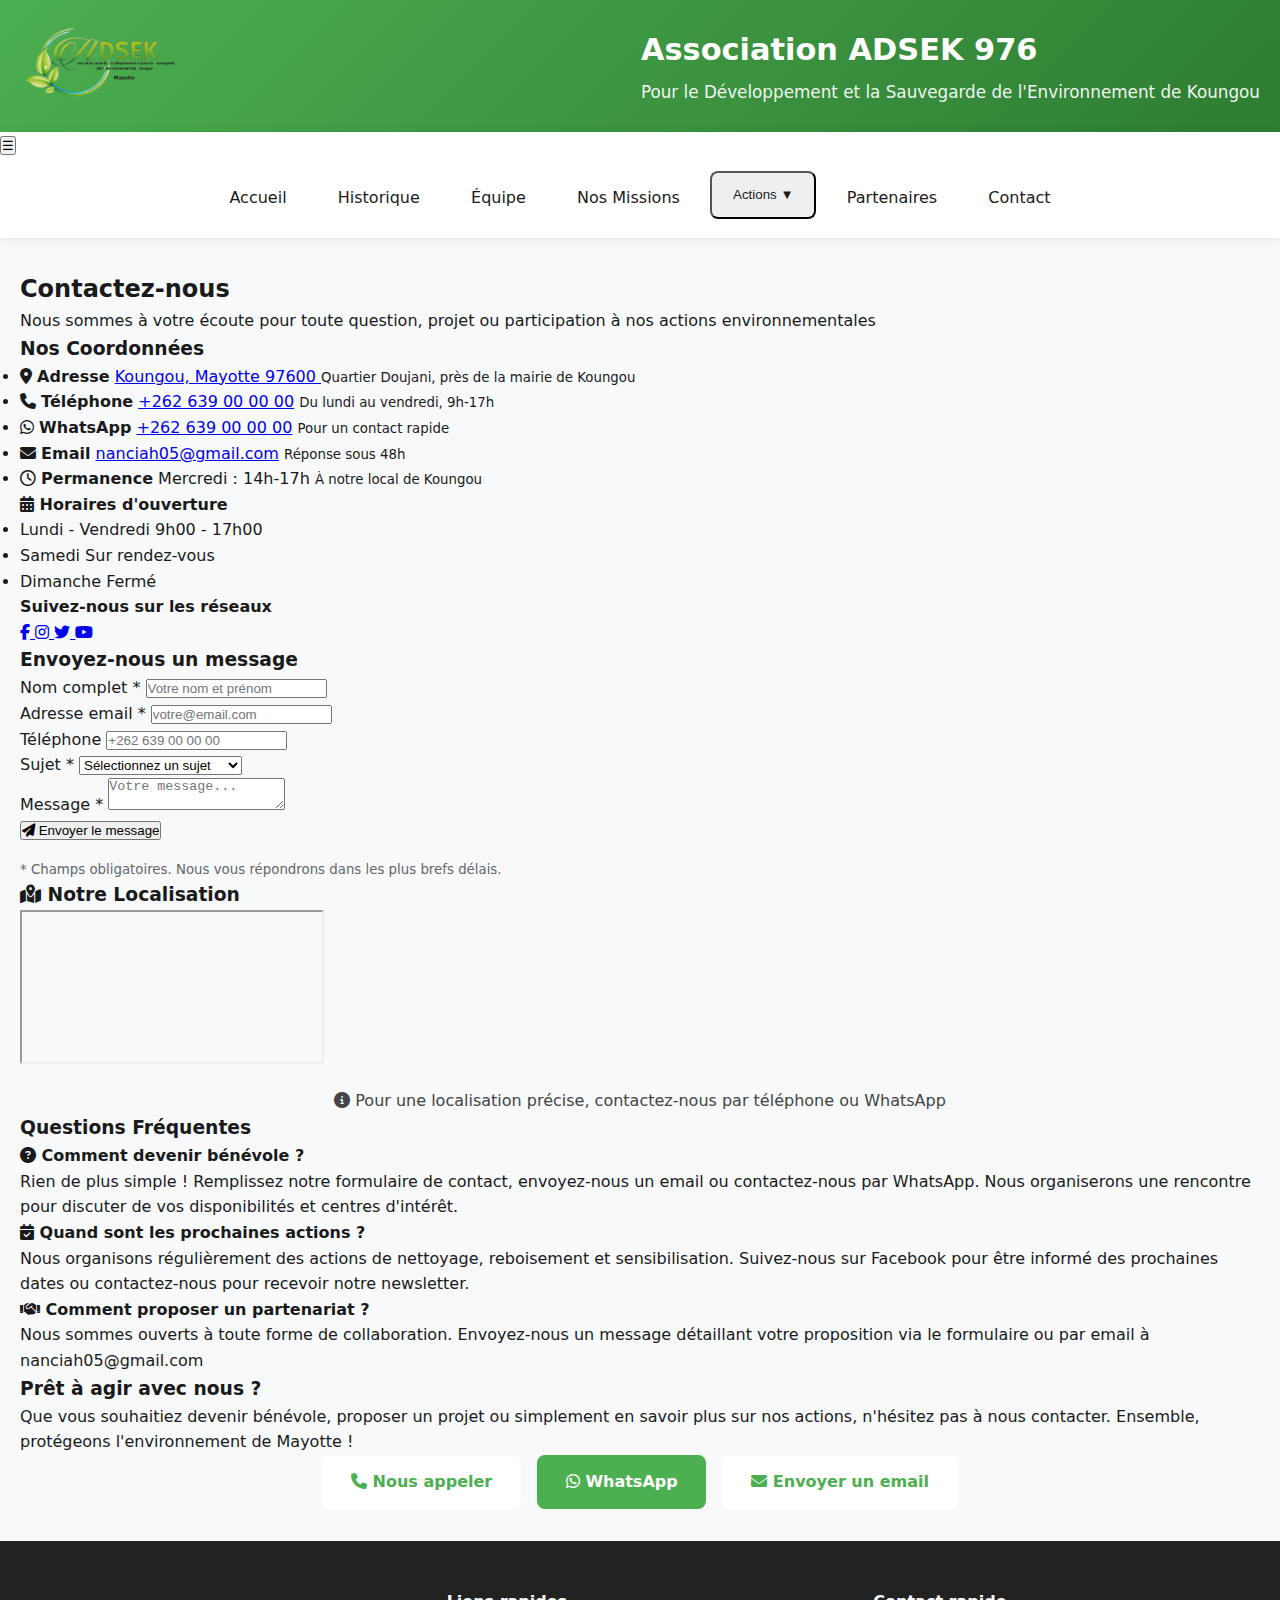
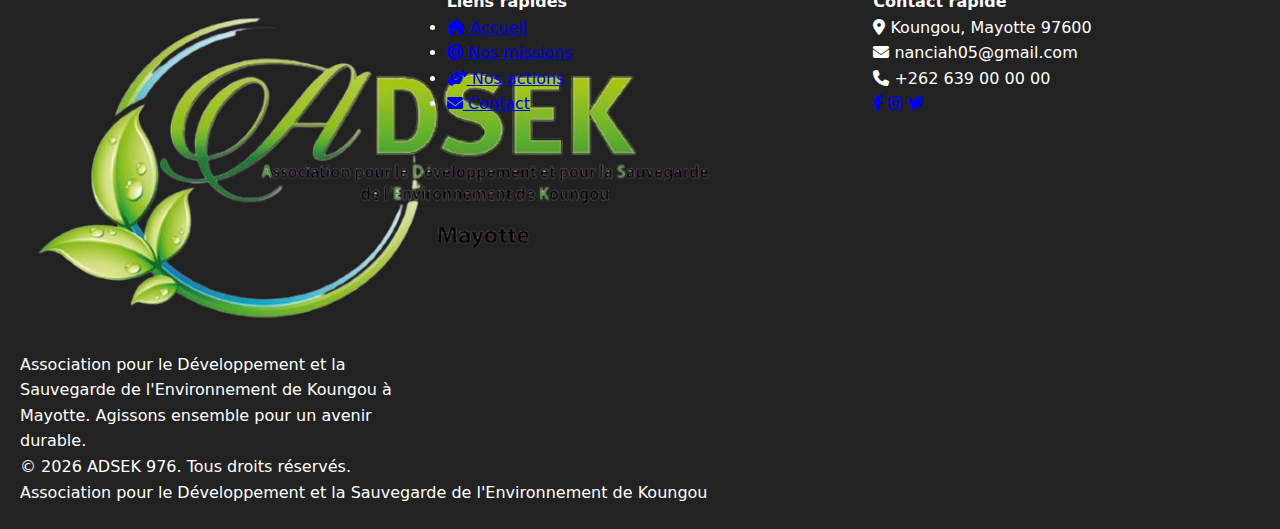
<file: contact.html>
<!DOCTYPE html>
<html lang="fr">
<head>
    <meta charset="UTF-8">
    <meta name="viewport" content="width=device-width, initial-scale=1.0">
    <title>Contact - ADSEK 976 | Nous contacter pour l'environnement à Mayotte</title>
    <meta name="description" content="Contactez l'ADSEK 976 pour toute question, projet ou participation à nos actions environnementales à Koungou, Mayotte">
    <link rel="stylesheet" href="style.css">
    <link rel="stylesheet" href="https://cdnjs.cloudflare.com/ajax/libs/font-awesome/6.5.0/css/all.min.css">
   
</head>
<body>
    <!-- En-tête -->
    <header>
        <div class="header-content">
            <div class="logo-container">
                <img src="logo.png.png" alt="Logo ADSEK 976">
            </div>
            <div class="header-text">
                <h1>Association ADSEK 976</h1>
                <p>Pour le Développement et la Sauvegarde de l'Environnement de Koungou</p>
            </div>
        </div>
    </header>
    
    <!-- Navigation -->
   <nav>
    <div class="nav-container">
        <button class="hamburger" aria-label="Ouvrir le menu">☰</button>
        <ul>
            <li><a href="index.html">Accueil</a></li>
            <li><a href="historique.html">Historique</a></li>
            <li><a href="equipe.html">Équipe</a></li>
            <li><a href="missions.html">Nos Missions</a></li>
            <li class="dropdown">
                <button class="dropbtn">Actions ▼</button>
                <div class="dropdown-content">
                    <a href="actions.html">Toutes les Actions</a>
                    <a href="reboisement.html">Reboisement</a>
                    <a href="sensibilisation.html">Sensibilisation</a>
                    <a href="nettoyage.html">Nettoyage</a>
                </div>
            </li>
            <li><a href="partenaires.html">Partenaires</a></li>
            <li><a href="contact.html">Contact</a></li>
        </ul>
    </div>
</nav>
    
    <main>
        <!-- Section introduction -->
        <section>
            <div class="page-header">
                <h2>Contactez-nous</h2>
                <p>Nous sommes à votre écoute pour toute question, projet ou participation à nos actions environnementales</p>
            </div>
        </section>

        <!-- Conteneur principal contact + formulaire -->
        <section class="contact-container">
            <!-- Informations de contact -->
            <div class="contact-info">
                <h3>Nos Coordonnées</h3>
                
                <ul class="contact-list">
                    <li>
                        <i class="fas fa-map-marker-alt"></i>
                        <strong>Adresse</strong>
                        <a href="https://www.google.com/maps/search/?api=1&query=Koungou,+Mayotte" target="_blank">
                            Koungou, Mayotte 97600
                        </a>
                        <small>Quartier Doujani, près de la mairie de Koungou</small>
                    </li>
                    
                    <li>
                        <i class="fas fa-phone"></i>
                        <strong>Téléphone</strong>
                        <a href="tel:+262639000000">+262 639 00 00 00</a>
                        <small>Du lundi au vendredi, 9h-17h</small>
                    </li>
                    
                    <li>
                        <i class="fab fa-whatsapp"></i>
                        <strong>WhatsApp</strong>
                        <a href="https://wa.me/262639000000" target="_blank">+262 639 00 00 00</a>
                        <small>Pour un contact rapide</small>
                    </li>
                    
                    <li>
                        <i class="fas fa-envelope"></i>
                        <strong>Email</strong>
                        <a href="mailto:nanciah05@gmail.com">nanciah05@gmail.com</a>
                        <small>Réponse sous 48h</small>
                    </li>
                    
                    <li>
                        <i class="far fa-clock"></i>
                        <strong>Permanence</strong>
                        <span>Mercredi : 14h-17h</span>
                        <small>À notre local de Koungou</small>
                    </li>
                </ul>

                <!-- Horaires d'ouverture -->
                <div class="opening-hours">
                    <h4><i class="fas fa-calendar-alt"></i> Horaires d'ouverture</h4>
                    <ul>
                        <li><span>Lundi - Vendredi</span> <span>9h00 - 17h00</span></li>
                        <li><span>Samedi</span> <span>Sur rendez-vous</span></li>
                        <li><span>Dimanche</span> <span>Fermé</span></li>
                    </ul>
                </div>

                <!-- Réseaux sociaux -->
                <div class="social-contact">
                    <h4>Suivez-nous sur les réseaux</h4>
                    <div class="social-icons-large">
                        <a href="https://www.facebook.com/ADSEK976" target="_blank" aria-label="Facebook ADSEK 976">
                            <i class="fab fa-facebook-f"></i>
                        </a>
                        <a href="#" target="_blank" aria-label="Instagram ADSEK 976">
                            <i class="fab fa-instagram"></i>
                        </a>
                        <a href="#" target="_blank" aria-label="Twitter ADSEK 976">
                            <i class="fab fa-twitter"></i>
                        </a>
                        <a href="https://www.youtube.com" target="_blank" aria-label="YouTube ADSEK 976">
                            <i class="fab fa-youtube"></i>
                        </a>
                    </div>
                </div>
            </div>

            <!-- Formulaire de contact -->
            <div class="contact-form-section">
                <h3>Envoyez-nous un message</h3>
                
                <form id="contact-form" method="POST">
                    <div class="form-group">
                        <label for="name">Nom complet *</label>
                        <input type="text" id="name" name="name" required placeholder="Votre nom et prénom">
                    </div>
                    
                    <div class="form-group">
                        <label for="email">Adresse email *</label>
                        <input type="email" id="email" name="email" required placeholder="votre@email.com">
                    </div>
                    
                    <div class="form-group">
                        <label for="phone">Téléphone</label>
                        <input type="tel" id="phone" name="phone" placeholder="+262 639 00 00 00">
                    </div>
                    
                    <div class="form-group">
                        <label for="subject">Sujet *</label>
                        <select id="subject" name="subject" required>
                            <option value="">Sélectionnez un sujet</option>
                            <option value="benevole">Devenir bénévole</option>
                            <option value="partenariat">Proposer un partenariat</option>
                            <option value="projet">Proposer un projet</option>
                            <option value="information">Demande d'information</option>
                            <option value="autre">Autre demande</option>
                        </select>
                    </div>
                    
                    <div class="form-group">
                        <label for="message">Message *</label>
                        <textarea id="message" name="message" required placeholder="Votre message..."></textarea>
                    </div>
                    
                    <div class="form-group">
                        <button type="submit" class="form-submit">
                            <i class="fas fa-paper-plane"></i> Envoyer le message
                        </button>
                    </div>
                    
                    <small style="color: var(--light-text); display: block; margin-top: 1rem;">
                        * Champs obligatoires. Nous vous répondrons dans les plus brefs délais.
                    </small>
                </form>
            </div>
        </section>

        <!-- Section carte -->
        <section class="map-section">
            <h3><i class="fas fa-map-marked-alt"></i> Notre Localisation</h3>
            <div class="map-container">
                <iframe 
                    src="https://www.google.com/maps/embed?pb=!1m18!1m12!1m3!1d39728.237305944!2d45.198566!3d-12.813657!2m3!1f0!2f0!3f0!3m2!1i1024!2i768!4f13.1!3m3!1m2!1s0x21a2f0b7e0f0b7e1%3A0x1234567890abcdef!2sKoungou%2C%20Mayotte!5e0!3m2!1sfr!2sfr!4v1700000000000" 
                    allowfullscreen="" 
                    loading="lazy"
                    referrerpolicy="no-referrer-when-downgrade"
                    title="Localisation de l'ADSEK 976 à Koungou, Mayotte">
                </iframe>
            </div>
            <p style="text-align: center; margin-top: 1rem; color: var(--medium-text);">
                <i class="fas fa-info-circle"></i> Pour une localisation précise, contactez-nous par téléphone ou WhatsApp
            </p>
        </section>

        <!-- Section FAQ -->
        <section class="faq-section">
            <h3>Questions Fréquentes</h3>
            <div class="faq-grid">
                <div class="faq-item">
                    <h4><i class="fas fa-question-circle"></i> Comment devenir bénévole ?</h4>
                    <p>Rien de plus simple ! Remplissez notre formulaire de contact, envoyez-nous un email ou contactez-nous par WhatsApp. Nous organiserons une rencontre pour discuter de vos disponibilités et centres d'intérêt.</p>
                </div>
                
                <div class="faq-item">
                    <h4><i class="fas fa-calendar-check"></i> Quand sont les prochaines actions ?</h4>
                    <p>Nous organisons régulièrement des actions de nettoyage, reboisement et sensibilisation. Suivez-nous sur Facebook pour être informé des prochaines dates ou contactez-nous pour recevoir notre newsletter.</p>
                </div>
                
                <div class="faq-item">
                    <h4><i class="fas fa-handshake"></i> Comment proposer un partenariat ?</h4>
                    <p>Nous sommes ouverts à toute forme de collaboration. Envoyez-nous un message détaillant votre proposition via le formulaire ou par email à nanciah05@gmail.com</p>
                </div>
            </div>
        </section>

        <!-- Section call-to-action -->
        <section class="become-partner">
            <h3>Prêt à agir avec nous ?</h3>
            <p>Que vous souhaitiez devenir bénévole, proposer un projet ou simplement en savoir plus sur nos actions, n'hésitez pas à nous contacter. Ensemble, protégeons l'environnement de Mayotte !</p>
            <div style="display: flex; gap: 1rem; justify-content: center; flex-wrap: wrap;">
                <a href="tel:+262639000000" class="btn" style="background: var(--white); color: var(--primary-color);">
                    <i class="fas fa-phone"></i> Nous appeler
                </a>
                <a href="https://wa.me/262639000000" class="btn btn-primary" target="_blank">
                    <i class="fab fa-whatsapp"></i> WhatsApp
                </a>
                <a href="mailto:nanciah05@gmail.com" class="btn" style="background: var(--white); color: var(--primary-color);">
                    <i class="fas fa-envelope"></i> Envoyer un email
                </a>
            </div>
        </section>
    </main>
    
    <!-- Pied de page -->
    <footer>
        <div class="footer-content">
            <div class="footer-about">
                <div class="footer-logo">
                    <img src="logo.png.png" alt="Logo ADSEK 976">
                </div>
                <p>Association pour le Développement et la Sauvegarde de l'Environnement de Koungou à Mayotte. Agissons ensemble pour un avenir durable.</p>
            </div>
            
            <div class="footer-links">
                <h4>Liens rapides</h4>
                <ul>
                    <li><a href="index.html"><i class="fas fa-home"></i> Accueil</a></li>
                    <li><a href="missions.html"><i class="fas fa-bullseye"></i> Nos missions</a></li>
                    <li><a href="actions.html"><i class="fas fa-hands-helping"></i> Nos actions</a></li>
                    <li><a href="contact.html"><i class="fas fa-envelope"></i> Contact</a></li>
                </ul>
            </div>
            
            <div class="footer-contact">
                <h4>Contact rapide</h4>
                <p><i class="fas fa-map-marker-alt"></i> Koungou, Mayotte 97600</p>
                <p><i class="fas fa-envelope"></i> nanciah05@gmail.com</p>
                <p><i class="fas fa-phone"></i> +262 639 00 00 00</p>
                
                <div class="social-links">
                    <a href="https://www.facebook.com/ADSEK976" aria-label="Facebook ADSEK 976"><i class="fab fa-facebook-f"></i></a>
                    <a href="#" aria-label="Instagram ADSEK 976"><i class="fab fa-instagram"></i></a>
                    <a href="#" aria-label="Twitter ADSEK 976"><i class="fab fa-twitter"></i></a>
                </div>
            </div>
        </div>
        
        <div class="footer-bottom">
            <p>&copy; 2026 ADSEK 976. Tous droits réservés.</p>
            <p>Association pour le Développement et la Sauvegarde de l'Environnement de Koungou</p>
        </div>
    </footer>

    <script>
        // Script pour le formulaire de contact
        document.addEventListener('DOMContentLoaded', function() {
            const contactForm = document.getElementById('contact-form');
            
            if (contactForm) {
                contactForm.addEventListener('submit', function(e) {
                    e.preventDefault();
                    
                    // Récupération des données du formulaire
                    const formData = {
                        name: document.getElementById('name').value,
                        email: document.getElementById('email').value,
                        phone: document.getElementById('phone').value,
                        subject: document.getElementById('subject').value,
                        message: document.getElementById('message').value
                    };
                    
                    // Simulation d'envoi (à remplacer par un vrai envoi backend)
                    console.log('Données du formulaire:', formData);
                    
                    // Message de confirmation
                    alert('Merci pour votre message ! Nous vous répondrons dans les plus brefs délais.');
                    
                    // Réinitialisation du formulaire
                    contactForm.reset();
                    
                    // Optionnel : scroll vers le haut
                    window.scrollTo({ top: 0, behavior: 'smooth' });
                });
            }
            
            // Animation pour les icônes de contact
            const contactIcons = document.querySelectorAll('.contact-list i');
            contactIcons.forEach(icon => {
                icon.addEventListener('mouseenter', function() {
                    this.style.transform = 'scale(1.2) rotate(10deg)';
                });
                
                icon.addEventListener('mouseleave', function() {
                    this.style.transform = 'scale(1) rotate(0deg)';
                });
            });
        });
    </script>
    <script>
document.addEventListener('DOMContentLoaded', function() {
    const hamburger = document.querySelector('.hamburger');
    const navUl = document.querySelector('nav ul');

    hamburger.addEventListener('click', function() {
        navUl.classList.toggle('active');
    });

    // Ferme le menu après clic sur un lien
    document.querySelectorAll('nav a').forEach(link => {
        link.addEventListener('click', () => {
            navUl.classList.remove('active');
        });
    });
});
</script>
</body>
</html>
</file>
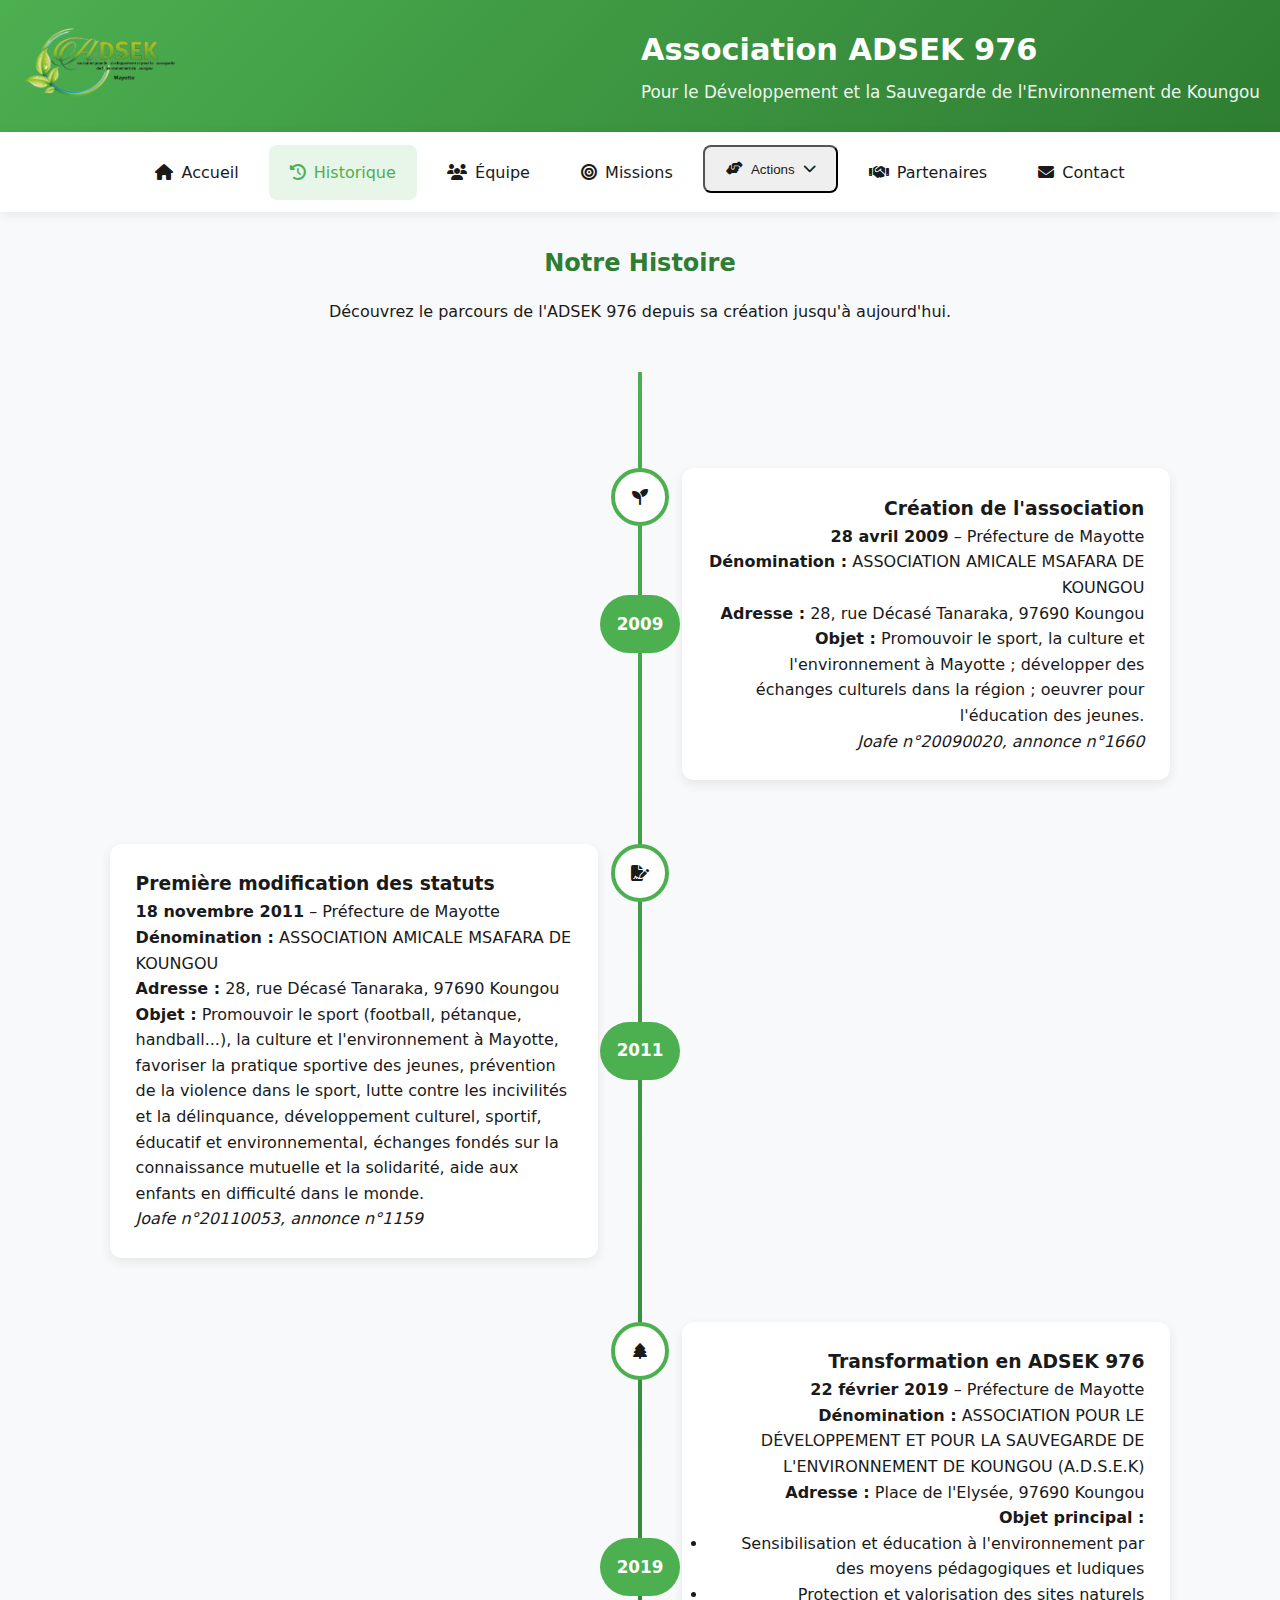
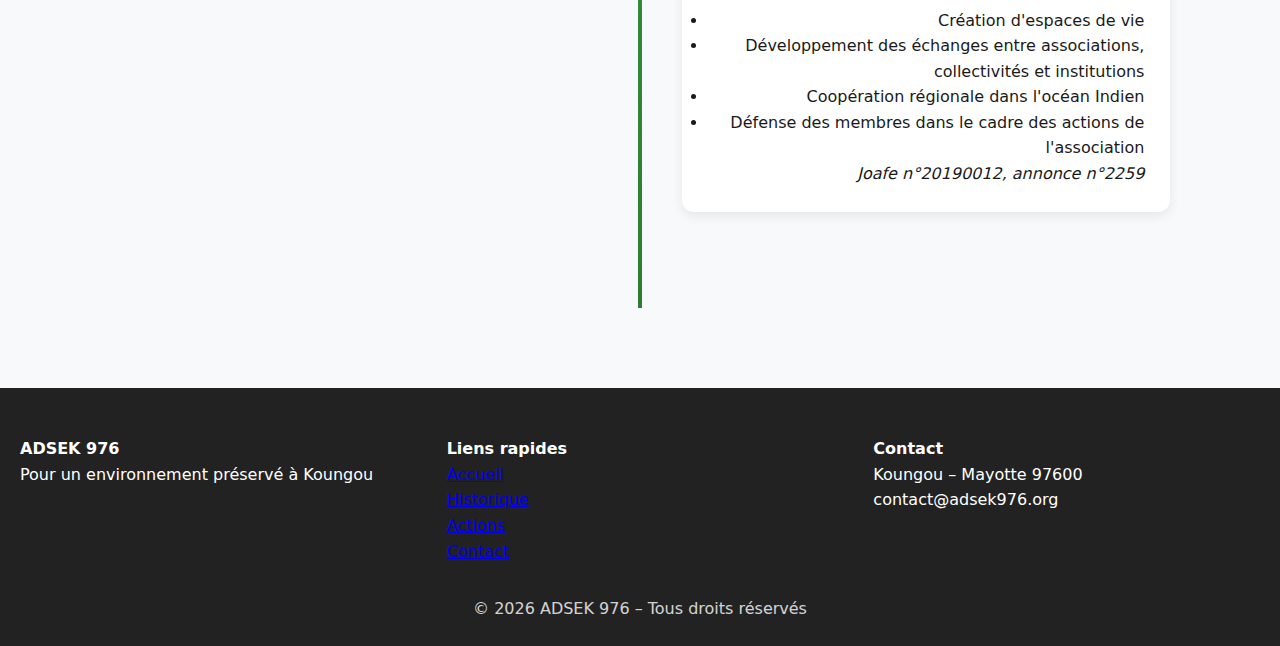
<file: historique.html>
<!DOCTYPE html>
<html lang="fr">
<head>
    <meta charset="UTF-8" />
    <meta name="viewport" content="width=device-width, initial-scale=1.0"/>
    <title>Historique - ADSEK 976</title>
    <meta name="description" content="Parcours et histoire de l'association ADSEK 976 pour l'environnement à Koungou, Mayotte"/>
    <link rel="stylesheet" href="style.css"/>
    <link rel="stylesheet" href="https://cdnjs.cloudflare.com/ajax/libs/font-awesome/6.5.0/css/all.min.css"/>
</head>
<body>

<header>
    <div class="header-content">
        <div class="logo-container">
            <img src="logo.png.png" alt="Logo ADSEK 976">
        </div>
        <div class="header-text">
            <h1>Association ADSEK 976</h1>
            <p>Pour le Développement et la Sauvegarde de l'Environnement de Koungou</p>
        </div>
    </div>
</header>

<nav>
    <ul>
        <li><a href="index.html"><i class="fas fa-home"></i> Accueil</a></li>
        <li><a href="historique.html" class="active"><i class="fas fa-history"></i> Historique</a></li>
        <li><a href="equipe.html"><i class="fas fa-users"></i> Équipe</a></li>
        <li><a href="missions.html"><i class="fas fa-bullseye"></i> Missions</a></li>
        <li class="dropdown">
            <button class="dropbtn"><i class="fas fa-hands-helping"></i> Actions <i class="fas fa-chevron-down"></i></button>
            <div class="dropdown-content">
                <a href="actions.html">Toutes les actions</a>
                <a href="reboisement.html">Reboisement</a>
                <a href="sensibilisation.html">Sensibilisation</a>
                <a href="nettoyage.html">Nettoyage</a>
            </div>
        </li>
        <li><a href="partenaires.html"><i class="fas fa-handshake"></i> Partenaires</a></li>
        <li><a href="contact.html"><i class="fas fa-envelope"></i> Contact</a></li>
    </ul>
</nav>

<main>
    <section class="section-header">
        <h2>Notre Histoire</h2>
        <p>Découvrez le parcours de l'ADSEK 976 depuis sa création jusqu'à aujourd'hui.</p>
    </section>

    <div class="timeline">
        <!-- 2009 - Création -->
        <div class="timeline-item">
            <div class="timeline-year">2009</div>
            <div class="timeline-icon"><i class="fas fa-seedling"></i></div>
            <div class="timeline-content">
                <h3>Création de l'association</h3>
                <p><strong>28 avril 2009</strong> – Préfecture de Mayotte</p>
                <p><strong>Dénomination :</strong> ASSOCIATION AMICALE MSAFARA DE KOUNGOU</p>
                <p><strong>Adresse :</strong> 28, rue Décasé Tanaraka, 97690 Koungou</p>
                <p><strong>Objet :</strong> Promouvoir le sport, la culture et l'environnement à Mayotte ; développer des échanges culturels dans la région ; oeuvrer pour l'éducation des jeunes.</p>
                <p><em>Joafe n°20090020, annonce n°1660</em></p>
            </div>
        </div>

        <!-- 2011 - Première modification -->
        <div class="timeline-item">
            <div class="timeline-year">2011</div>
            <div class="timeline-icon"><i class="fas fa-file-signature"></i></div>
            <div class="timeline-content">
                <h3>Première modification des statuts</h3>
                <p><strong>18 novembre 2011</strong> – Préfecture de Mayotte</p>
                <p><strong>Dénomination :</strong> ASSOCIATION AMICALE MSAFARA DE KOUNGOU</p>
                <p><strong>Adresse :</strong> 28, rue Décasé Tanaraka, 97690 Koungou</p>
                <p><strong>Objet :</strong> Promouvoir le sport (football, pétanque, handball...), la culture et l'environnement à Mayotte, favoriser la pratique sportive des jeunes, prévention de la violence dans le sport, lutte contre les incivilités et la délinquance, développement culturel, sportif, éducatif et environnemental, échanges fondés sur la connaissance mutuelle et la solidarité, aide aux enfants en difficulté dans le monde.</p>
                <p><em>Joafe n°20110053, annonce n°1159</em></p>
            </div>
        </div>

        <!-- 2019 - Transformation en ADSEK -->
        <div class="timeline-item">
            <div class="timeline-year">2019</div>
            <div class="timeline-icon"><i class="fas fa-tree"></i></div>
            <div class="timeline-content">
                <h3>Transformation en ADSEK 976</h3>
                <p><strong>22 février 2019</strong> – Préfecture de Mayotte</p>
                <p><strong>Dénomination :</strong> ASSOCIATION POUR LE DÉVELOPPEMENT ET POUR LA SAUVEGARDE DE L'ENVIRONNEMENT DE KOUNGOU (A.D.S.E.K)</p>
                <p><strong>Adresse :</strong> Place de l'Elysée, 97690 Koungou</p>
                <p><strong>Objet principal :</strong></p>
                <ul>
                    <li>Sensibilisation et éducation à l'environnement par des moyens pédagogiques et ludiques</li>
                    <li>Protection et valorisation des sites naturels</li>
                    <li>Création d'espaces de vie</li>
                    <li>Développement des échanges entre associations, collectivités et institutions</li>
                    <li>Coopération régionale dans l'océan Indien</li>
                    <li>Défense des membres dans le cadre des actions de l'association</li>
                </ul>
                <p><em>Joafe n°20190012, annonce n°2259</em></p>
            </div>
        </div>

        <!-- Vous pouvez ajouter d'autres dates futures ou importantes si besoin -->
    </div>
</main>

<footer>
    <div class="footer-content">
        <div>
            <h4>ADSEK 976</h4>
            <p>Pour un environnement préservé à Koungou</p>
        </div>
        <div>
            <h4>Liens rapides</h4>
            <ul style="list-style:none;">
                <li><a href="index.html">Accueil</a></li>
                <li><a href="historique.html">Historique</a></li>
                <li><a href="actions.html">Actions</a></li>
                <li><a href="contact.html">Contact</a></li>
            </ul>
        </div>
        <div>
            <h4>Contact</h4>
            <p>Koungou – Mayotte 97600</p>
            <p>contact@adsek976.org</p>
        </div>
    </div>
    <div style="text-align:center; margin-top:2rem; opacity:0.8;">
        <p>© 2026 ADSEK 976 – Tous droits réservés</p>
    </div>
</footer>

<script>
// Gestion du menu déroulant sur mobile (click au lieu de hover)
document.addEventListener('DOMContentLoaded', () => {
    const dropbtn = document.querySelector('.dropbtn');
    const dropdown = document.querySelector('.dropdown');

    if (dropbtn) {
        dropbtn.addEventListener('click', (e) => {
            e.preventDefault();
            dropdown.classList.toggle('open');
        });

        document.addEventListener('click', (e) => {
            if (!dropdown.contains(e.target)) {
                dropdown.classList.remove('open');
            }
        });
    }
});
</script>
</body>
</html>
</file>
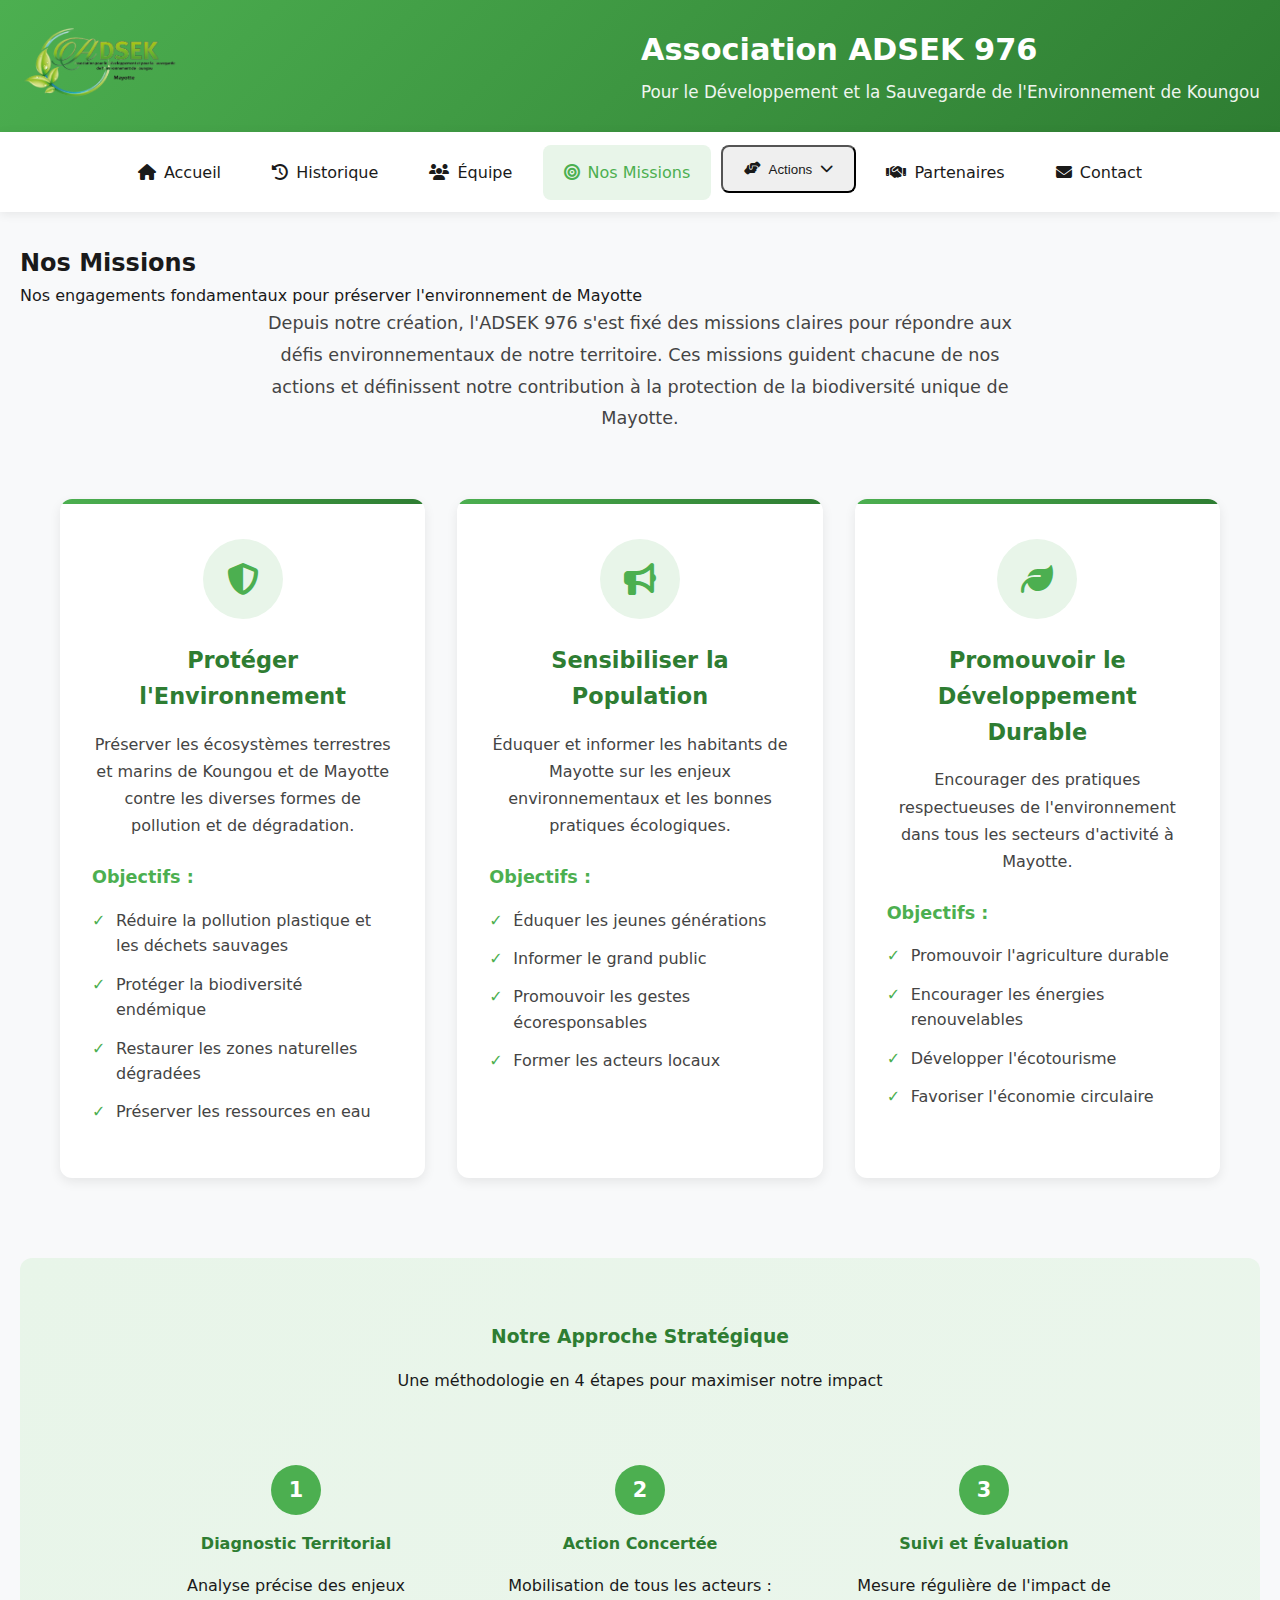
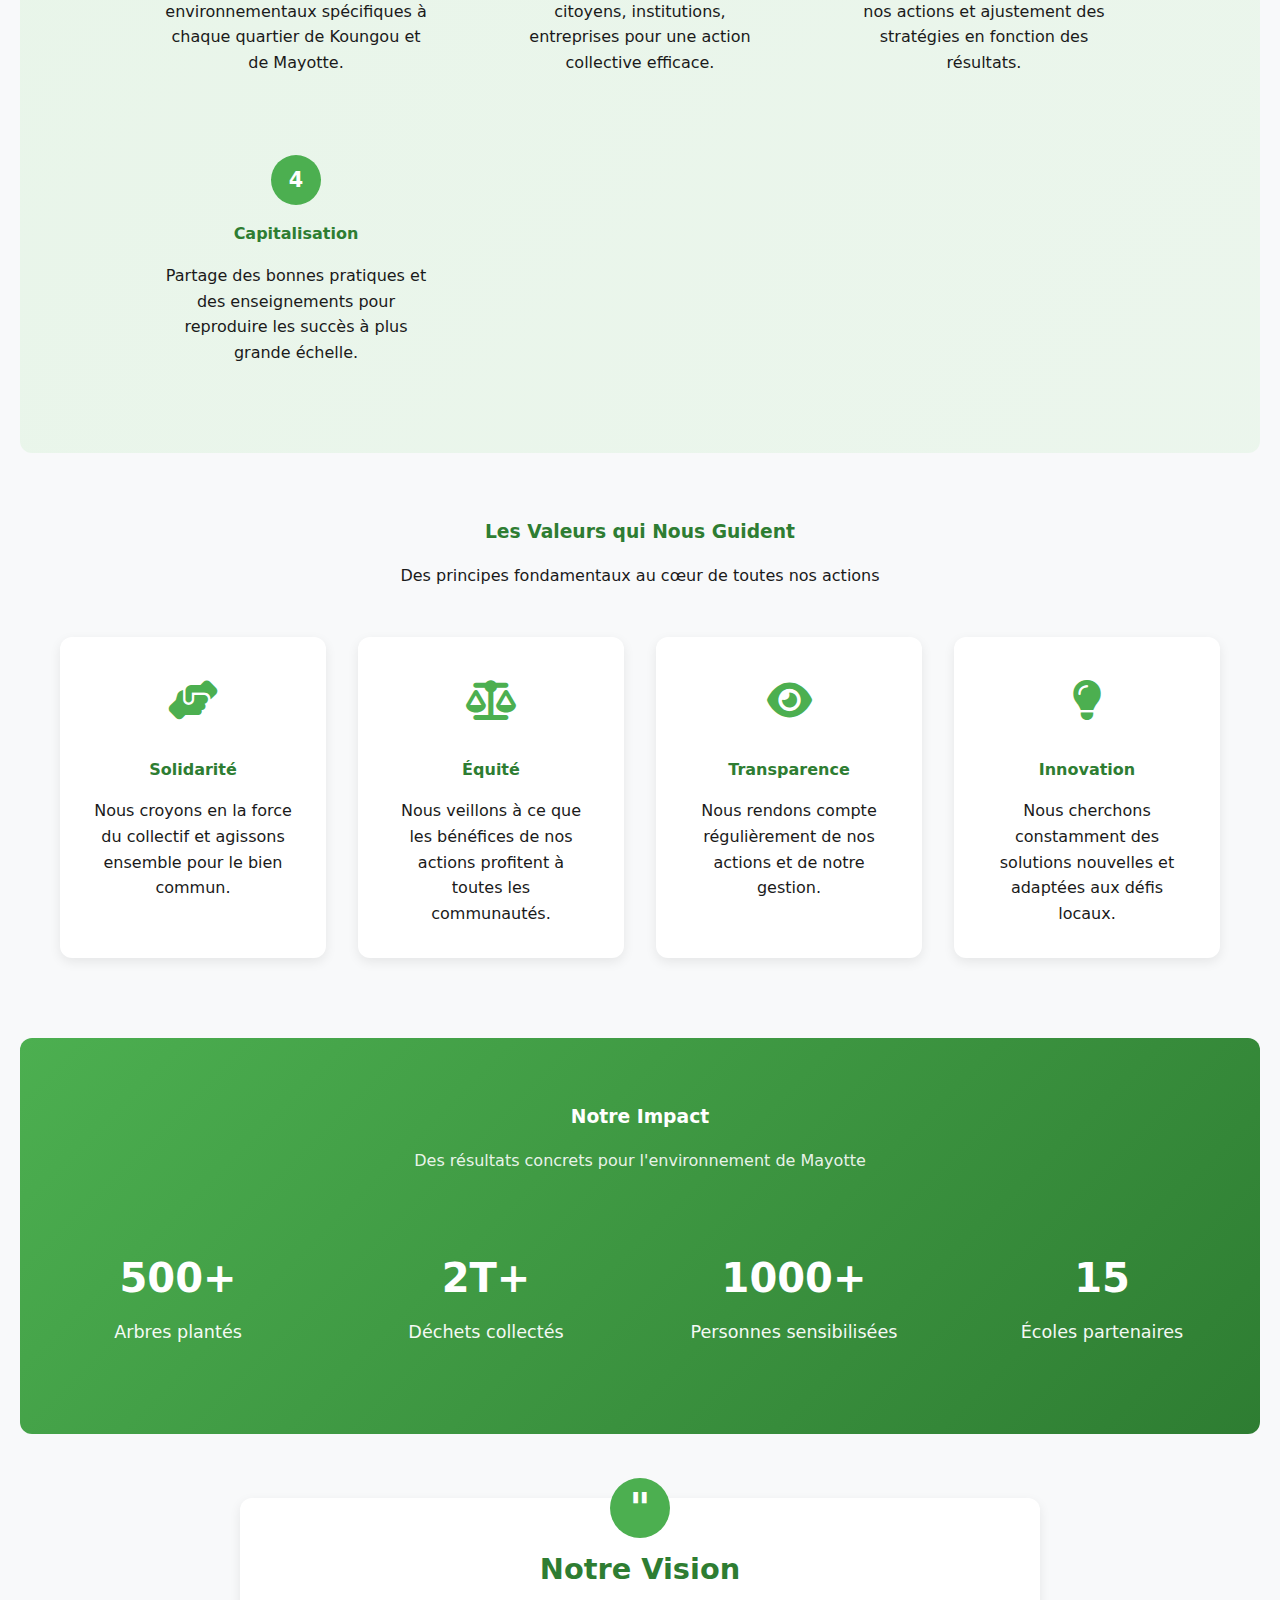
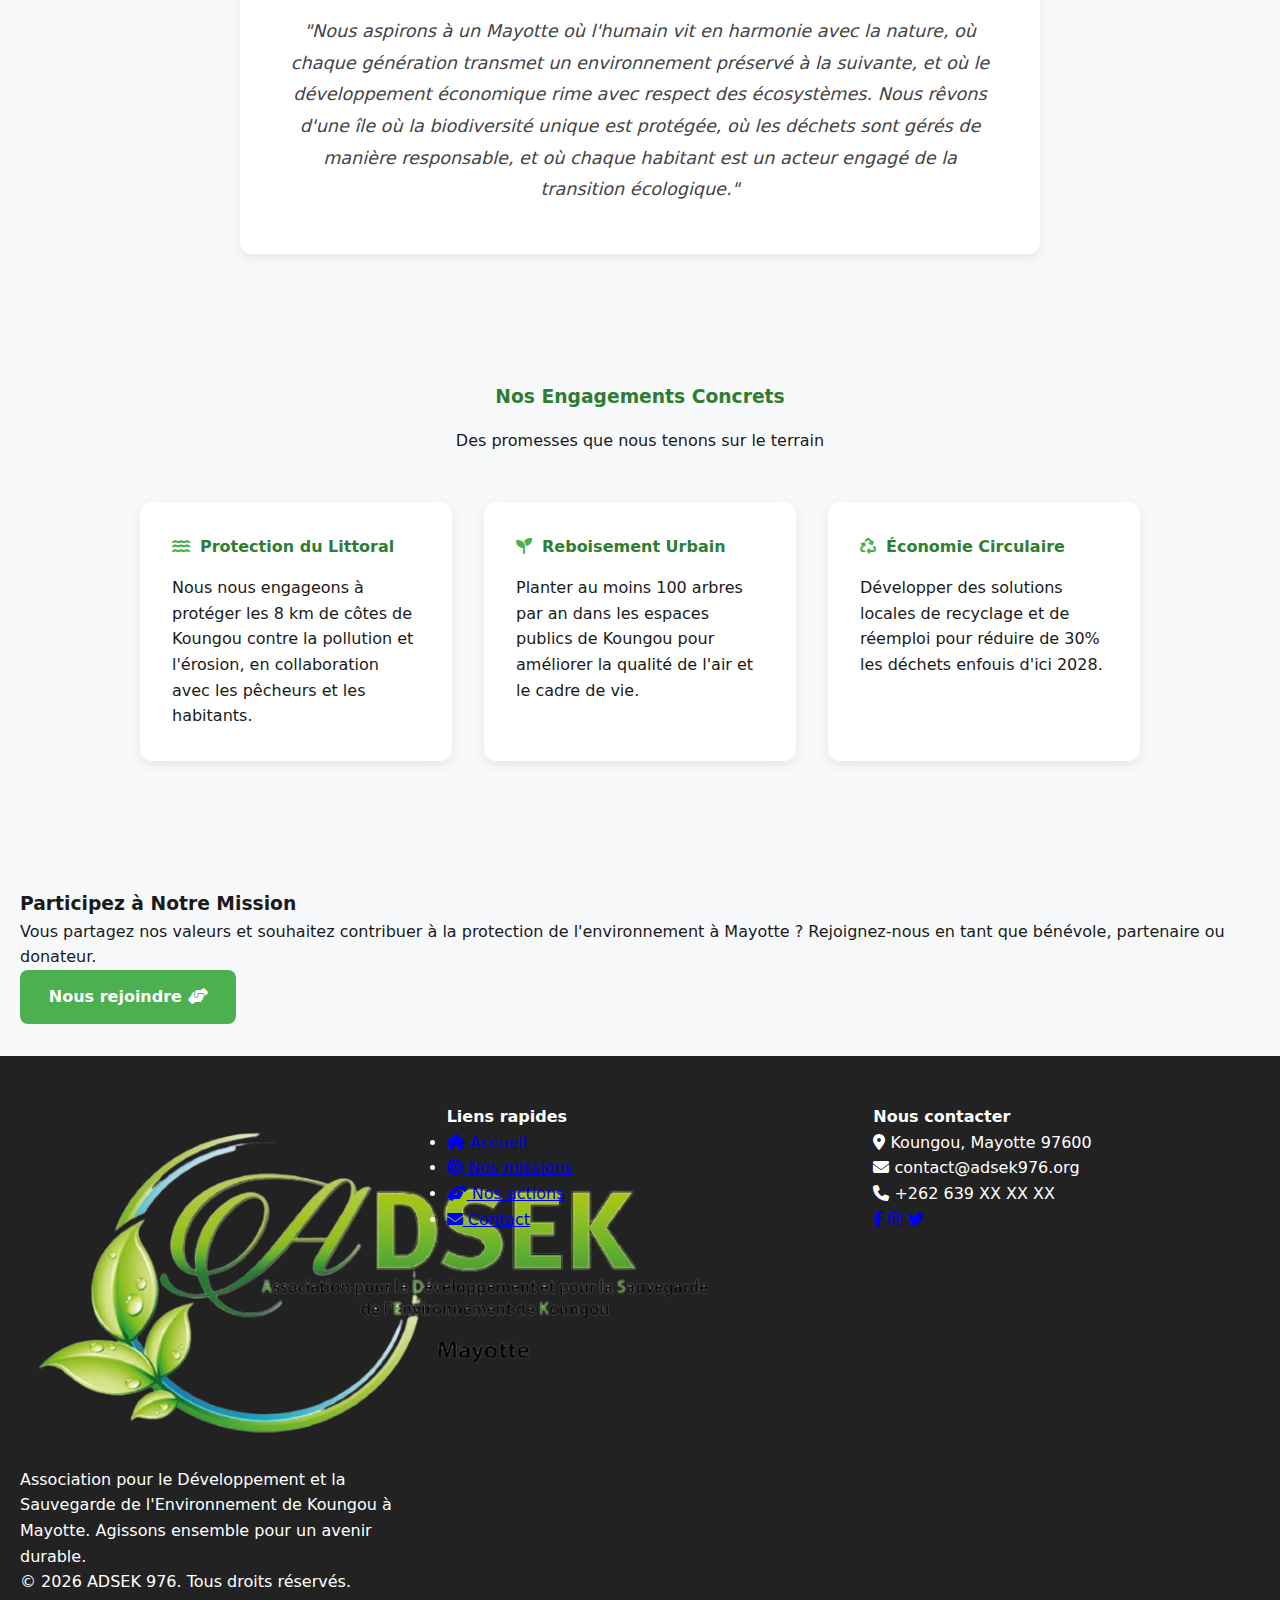
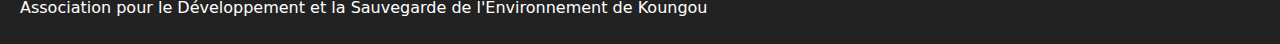
<file: missions.html>
<!DOCTYPE html>
<html lang="fr">
<head>
    <meta charset="UTF-8">
    <meta name="viewport" content="width=device-width, initial-scale=1.0">
    <title>Nos Missions - ADSEK 976 | Nos engagements pour l'environnement à Mayotte</title>
    <meta name="description" content="Découvrez les missions fondamentales de l'ADSEK 976 pour la protection de l'environnement, la sensibilisation et le développement durable à Koungou, Mayotte">
    <link rel="stylesheet" href="style.css">
    <link rel="stylesheet" href="https://cdnjs.cloudflare.com/ajax/libs/font-awesome/6.5.0/css/all.min.css">
    <style>
        /* Styles spécifiques à la page Missions */
        
        /* Introduction */
        .missions-intro {
            text-align: center;
            max-width: 800px;
            margin: 0 auto 4rem;
            padding: 0 20px;
        }

        .missions-intro p {
            font-size: 1.1rem;
            line-height: 1.8;
            color: var(--medium-text);
        }

        /* Cartes des missions principales */
        .missions-grid {
            display: grid;
            grid-template-columns: repeat(auto-fit, minmax(300px, 1fr));
            gap: 2rem;
            max-width: 1200px;
            margin: 0 auto 5rem;
            padding: 0 20px;
        }

        .mission-card {
            background: var(--white);
            border-radius: var(--border-radius);
            padding: 2.5rem 2rem;
            box-shadow: var(--shadow);
            transition: var(--transition);
            text-align: center;
            position: relative;
            overflow: hidden;
        }

        .mission-card:hover {
            transform: translateY(-10px);
            box-shadow: var(--shadow-hover);
        }

        .mission-card::before {
            content: '';
            position: absolute;
            top: 0;
            left: 0;
            width: 100%;
            height: 5px;
            background: linear-gradient(90deg, var(--primary-color), var(--secondary-color));
        }

        .mission-icon {
            width: 80px;
            height: 80px;
            background: var(--light-green);
            border-radius: 50%;
            display: flex;
            align-items: center;
            justify-content: center;
            margin: 0 auto 1.5rem;
            color: var(--primary-color);
            font-size: 2rem;
        }

        .mission-card h3 {
            color: var(--secondary-color);
            margin-bottom: 1rem;
            font-size: 1.4rem;
            min-height: 3rem;
        }

        .mission-card p {
            color: var(--medium-text);
            line-height: 1.7;
            margin-bottom: 1.5rem;
        }

        .mission-objectives {
            text-align: left;
            margin-top: 1.5rem;
        }

        .mission-objectives h4 {
            color: var(--primary-color);
            margin-bottom: 1rem;
            font-size: 1.1rem;
        }

        .mission-objectives ul {
            list-style-type: none;
            padding-left: 0;
        }

        .mission-objectives li {
            margin-bottom: 0.8rem;
            padding-left: 1.5rem;
            position: relative;
            color: var(--medium-text);
        }

        .mission-objectives li:before {
            content: "✓";
            position: absolute;
            left: 0;
            color: var(--primary-color);
            font-weight: bold;
        }

        /* Section approche stratégique */
        .strategy-section {
            background: linear-gradient(135deg, var(--light-green), rgba(232, 245, 233, 0.8));
            padding: 4rem 20px;
            margin: 4rem 0;
            border-radius: var(--border-radius);
        }

        .strategy-container {
            max-width: 1000px;
            margin: 0 auto;
        }

        .strategy-grid {
            display: grid;
            grid-template-columns: repeat(auto-fit, minmax(250px, 1fr));
            gap: 2rem;
            margin-top: 3rem;
        }

        .strategy-item {
            text-align: center;
            padding: 1.5rem;
        }

        .strategy-number {
            display: inline-block;
            width: 50px;
            height: 50px;
            background: var(--primary-color);
            color: var(--white);
            border-radius: 50%;
            display: flex;
            align-items: center;
            justify-content: center;
            font-weight: 700;
            font-size: 1.3rem;
            margin: 0 auto 1rem;
        }

        .strategy-item h4 {
            color: var(--secondary-color);
            margin-bottom: 1rem;
        }

        /* Section valeurs */
        .values-section {
            max-width: 1200px;
            margin: 0 auto 5rem;
            padding: 0 20px;
        }

        .values-grid {
            display: grid;
            grid-template-columns: repeat(auto-fit, minmax(250px, 1fr));
            gap: 2rem;
            margin-top: 3rem;
        }

        .value-item {
            background: var(--white);
            padding: 2rem;
            border-radius: var(--border-radius);
            box-shadow: var(--shadow);
            transition: var(--transition);
            text-align: center;
        }

        .value-item:hover {
            transform: translateY(-5px);
            box-shadow: var(--shadow-hover);
        }

        .value-icon {
            font-size: 2.5rem;
            color: var(--primary-color);
            margin-bottom: 1.5rem;
        }

        .value-item h4 {
            color: var(--secondary-color);
            margin-bottom: 1rem;
        }

        /* Section impact */
        .impact-section {
            background: linear-gradient(135deg, var(--primary-color), var(--secondary-color));
            padding: 4rem 20px;
            color: var(--white);
            margin: 4rem 0;
            border-radius: var(--border-radius);
        }

        .impact-container {
            max-width: 1200px;
            margin: 0 auto;
            display: grid;
            grid-template-columns: repeat(auto-fit, minmax(250px, 1fr));
            gap: 2rem;
        }

        .impact-item {
            text-align: center;
            padding: 1.5rem;
        }

        .impact-number {
            font-size: 2.5rem;
            font-weight: 700;
            margin-bottom: 0.5rem;
            display: block;
        }

        .impact-label {
            font-size: 1.1rem;
            opacity: 0.95;
        }

        /* Section vision */
        .vision-section {
            max-width: 800px;
            margin: 4rem auto;
            padding: 3rem;
            background: var(--white);
            border-radius: var(--border-radius);
            box-shadow: var(--shadow);
            text-align: center;
            position: relative;
        }

        .vision-section::before {
            content: '"';
            position: absolute;
            top: -20px;
            left: 50%;
            transform: translateX(-50%);
            width: 60px;
            height: 60px;
            background: var(--primary-color);
            color: var(--white);
            border-radius: 50%;
            display: flex;
            align-items: center;
            justify-content: center;
            font-size: 2.5rem;
            font-weight: bold;
        }

        .vision-section h3 {
            color: var(--secondary-color);
            margin-bottom: 1.5rem;
            font-size: 1.8rem;
        }

        .vision-section p {
            font-size: 1.1rem;
            line-height: 1.8;
            color: var(--medium-text);
            font-style: italic;
        }

        /* Section engagement */
        .engagement-section {
            background: var(--light-gray);
            padding: 4rem 20px;
            margin: 4rem 0;
            border-radius: var(--border-radius);
        }

        .engagement-grid {
            display: grid;
            grid-template-columns: repeat(auto-fit, minmax(300px, 1fr));
            gap: 2rem;
            max-width: 1000px;
            margin: 3rem auto 0;
        }

        .engagement-card {
            background: var(--white);
            padding: 2rem;
            border-radius: var(--border-radius);
            box-shadow: var(--shadow);
        }

        .engagement-card h4 {
            color: var(--secondary-color);
            margin-bottom: 1rem;
            display: flex;
            align-items: center;
            gap: 10px;
        }

        .engagement-card h4 i {
            color: var(--primary-color);
        }

        /* Responsive */
        @media (max-width: 768px) {
            .missions-grid {
                grid-template-columns: repeat(auto-fit, minmax(280px, 1fr));
                gap: 1.5rem;
            }
            
            .mission-card {
                padding: 2rem 1.5rem;
            }
            
            .vision-section {
                padding: 2rem;
            }
            
            .impact-container {
                grid-template-columns: repeat(2, 1fr);
            }
        }

        @media (max-width: 480px) {
            .missions-grid {
                grid-template-columns: 1fr;
            }
            
            .impact-container {
                grid-template-columns: 1fr;
            }
            
            .strategy-grid,
            .values-grid,
            .engagement-grid {
                grid-template-columns: 1fr;
            }
            
            .vision-section {
                padding: 1.5rem;
            }
        }
    </style>
</head>
<body>
    <!-- En-tête -->
    <header>
        <div class="header-content">
            <div class="logo-container">
                <img src="logo.png.png" alt="Logo ADSEK 976">
            </div>
            <div class="header-text">
                <h1>Association ADSEK 976</h1>
                <p>Pour le Développement et la Sauvegarde de l'Environnement de Koungou</p>
            </div>
        </div>
    </header>
    
    <!-- Navigation -->
    <nav>
        <ul>
            <li><a href="index.html"><i class="fas fa-home"></i> Accueil</a></li>
            <li><a href="historique.html"><i class="fas fa-history"></i> Historique</a></li>
            <li><a href="equipe.html"><i class="fas fa-users"></i> Équipe</a></li>
            <li><a href="missions.html" class="active"><i class="fas fa-bullseye"></i> Nos Missions</a></li>
            <li class="dropdown">
                <button class="dropbtn"><i class="fas fa-hands-helping"></i> Actions <i class="fas fa-chevron-down"></i></button>
                <div class="dropdown-content">
                    <a href="actions.html"><i class="fas fa-list"></i> Toutes les Actions</a>
                    <a href="reboisement.html"><i class="fas fa-tree"></i> Reboisement</a>
                    <a href="sensibilisation.html"><i class="fas fa-bullhorn"></i> Sensibilisation</a>
                    <a href="nettoyage.html"><i class="fas fa-trash-alt"></i> Nettoyage</a>
                </div>
            </li>
            <li><a href="partenaires.html"><i class="fas fa-handshake"></i> Partenaires</a></li>
            <li><a href="contact.html"><i class="fas fa-envelope"></i> Contact</a></li>
        </ul>
    </nav>
    
    <main>
        <!-- Section introduction -->
        <section>
            <div class="page-header">
                <h2>Nos Missions</h2>
                <p>Nos engagements fondamentaux pour préserver l'environnement de Mayotte</p>
            </div>
            
            <div class="missions-intro">
                <p>Depuis notre création, l'ADSEK 976 s'est fixé des missions claires pour répondre aux défis environnementaux de notre territoire. Ces missions guident chacune de nos actions et définissent notre contribution à la protection de la biodiversité unique de Mayotte.</p>
            </div>
        </section>

        <!-- Missions principales -->
        <section class="missions-main">
            <div class="missions-grid">
                <!-- Mission 1 - Protection environnementale -->
                <div class="mission-card">
                    <div class="mission-icon">
                        <i class="fas fa-shield-alt"></i>
                    </div>
                    <h3>Protéger l'Environnement</h3>
                    <p>Préserver les écosystèmes terrestres et marins de Koungou et de Mayotte contre les diverses formes de pollution et de dégradation.</p>
                    
                    <div class="mission-objectives">
                        <h4>Objectifs :</h4>
                        <ul>
                            <li>Réduire la pollution plastique et les déchets sauvages</li>
                            <li>Protéger la biodiversité endémique</li>
                            <li>Restaurer les zones naturelles dégradées</li>
                            <li>Préserver les ressources en eau</li>
                        </ul>
                    </div>
                </div>

                <!-- Mission 2 - Sensibilisation -->
                <div class="mission-card">
                    <div class="mission-icon">
                        <i class="fas fa-bullhorn"></i>
                    </div>
                    <h3>Sensibiliser la Population</h3>
                    <p>Éduquer et informer les habitants de Mayotte sur les enjeux environnementaux et les bonnes pratiques écologiques.</p>
                    
                    <div class="mission-objectives">
                        <h4>Objectifs :</h4>
                        <ul>
                            <li>Éduquer les jeunes générations</li>
                            <li>Informer le grand public</li>
                            <li>Promouvoir les gestes écoresponsables</li>
                            <li>Former les acteurs locaux</li>
                        </ul>
                    </div>
                </div>

                <!-- Mission 3 - Développement durable -->
                <div class="mission-card">
                    <div class="mission-icon">
                        <i class="fas fa-leaf"></i>
                    </div>
                    <h3>Promouvoir le Développement Durable</h3>
                    <p>Encourager des pratiques respectueuses de l'environnement dans tous les secteurs d'activité à Mayotte.</p>
                    
                    <div class="mission-objectives">
                        <h4>Objectifs :</h4>
                        <ul>
                            <li>Promouvoir l'agriculture durable</li>
                            <li>Encourager les énergies renouvelables</li>
                            <li>Développer l'écotourisme</li>
                            <li>Favoriser l'économie circulaire</li>
                        </ul>
                    </div>
                </div>
            </div>
        </section>

        <!-- Approche stratégique -->
        <section class="strategy-section">
            <div class="section-header">
                <h3>Notre Approche Stratégique</h3>
                <p>Une méthodologie en 4 étapes pour maximiser notre impact</p>
            </div>
            
            <div class="strategy-container">
                <div class="strategy-grid">
                    <div class="strategy-item">
                        <div class="strategy-number">1</div>
                        <h4>Diagnostic Territorial</h4>
                        <p>Analyse précise des enjeux environnementaux spécifiques à chaque quartier de Koungou et de Mayotte.</p>
                    </div>
                    
                    <div class="strategy-item">
                        <div class="strategy-number">2</div>
                        <h4>Action Concertée</h4>
                        <p>Mobilisation de tous les acteurs : citoyens, institutions, entreprises pour une action collective efficace.</p>
                    </div>
                    
                    <div class="strategy-item">
                        <div class="strategy-number">3</div>
                        <h4>Suivi et Évaluation</h4>
                        <p>Mesure régulière de l'impact de nos actions et ajustement des stratégies en fonction des résultats.</p>
                    </div>
                    
                    <div class="strategy-item">
                        <div class="strategy-number">4</div>
                        <h4>Capitalisation</h4>
                        <p>Partage des bonnes pratiques et des enseignements pour reproduire les succès à plus grande échelle.</p>
                    </div>
                </div>
            </div>
        </section>

        <!-- Valeurs -->
        <section class="values-section">
            <div class="section-header">
                <h3>Les Valeurs qui Nous Guident</h3>
                <p>Des principes fondamentaux au cœur de toutes nos actions</p>
            </div>
            
            <div class="values-grid">
                <div class="value-item">
                    <div class="value-icon">
                        <i class="fas fa-hands-helping"></i>
                    </div>
                    <h4>Solidarité</h4>
                    <p>Nous croyons en la force du collectif et agissons ensemble pour le bien commun.</p>
                </div>
                
                <div class="value-item">
                    <div class="value-icon">
                        <i class="fas fa-balance-scale"></i>
                    </div>
                    <h4>Équité</h4>
                    <p>Nous veillons à ce que les bénéfices de nos actions profitent à toutes les communautés.</p>
                </div>
                
                <div class="value-item">
                    <div class="value-icon">
                        <i class="fas fa-eye"></i>
                    </div>
                    <h4>Transparence</h4>
                    <p>Nous rendons compte régulièrement de nos actions et de notre gestion.</p>
                </div>
                
                <div class="value-item">
                    <div class="value-icon">
                        <i class="fas fa-lightbulb"></i>
                    </div>
                    <h4>Innovation</h4>
                    <p>Nous cherchons constamment des solutions nouvelles et adaptées aux défis locaux.</p>
                </div>
            </div>
        </section>

        <!-- Impact -->
        <section class="impact-section">
            <div class="section-header">
                <h3 style="color: white;">Notre Impact</h3>
                <p style="color: rgba(255,255,255,0.9);">Des résultats concrets pour l'environnement de Mayotte</p>
            </div>
            
            <div class="impact-container">
                <div class="impact-item">
                    <span class="impact-number">500+</span>
                    <span class="impact-label">Arbres plantés</span>
                </div>
                <div class="impact-item">
                    <span class="impact-number">2T+</span>
                    <span class="impact-label">Déchets collectés</span>
                </div>
                <div class="impact-item">
                    <span class="impact-number">1000+</span>
                    <span class="impact-label">Personnes sensibilisées</span>
                </div>
                <div class="impact-item">
                    <span class="impact-number">15</span>
                    <span class="impact-label">Écoles partenaires</span>
                </div>
            </div>
        </section>

        <!-- Vision -->
        <section class="vision-section">
            <h3>Notre Vision</h3>
            <p>"Nous aspirons à un Mayotte où l'humain vit en harmonie avec la nature, où chaque génération transmet un environnement préservé à la suivante, et où le développement économique rime avec respect des écosystèmes. Nous rêvons d'une île où la biodiversité unique est protégée, où les déchets sont gérés de manière responsable, et où chaque habitant est un acteur engagé de la transition écologique."</p>
        </section>

        <!-- Engagements spécifiques -->
        <section class="engagement-section">
            <div class="section-header">
                <h3>Nos Engagements Concrets</h3>
                <p>Des promesses que nous tenons sur le terrain</p>
            </div>
            
            <div class="engagement-grid">
                <div class="engagement-card">
                    <h4><i class="fas fa-water"></i> Protection du Littoral</h4>
                    <p>Nous nous engageons à protéger les 8 km de côtes de Koungou contre la pollution et l'érosion, en collaboration avec les pêcheurs et les habitants.</p>
                </div>
                
                <div class="engagement-card">
                    <h4><i class="fas fa-seedling"></i> Reboisement Urbain</h4>
                    <p>Planter au moins 100 arbres par an dans les espaces publics de Koungou pour améliorer la qualité de l'air et le cadre de vie.</p>
                </div>
                
                <div class="engagement-card">
                    <h4><i class="fas fa-recycle"></i> Économie Circulaire</h4>
                    <p>Développer des solutions locales de recyclage et de réemploi pour réduire de 30% les déchets enfouis d'ici 2028.</p>
                </div>
            </div>
        </section>

        <!-- Call to action -->
        <section class="become-partner" style="margin-top: 4rem;">
            <h3>Participez à Notre Mission</h3>
            <p>Vous partagez nos valeurs et souhaitez contribuer à la protection de l'environnement à Mayotte ? Rejoignez-nous en tant que bénévole, partenaire ou donateur.</p>
            <a href="contact.html" class="btn">Nous rejoindre <i class="fas fa-hands-helping"></i></a>
        </section>
    </main>
    
    <!-- Pied de page -->
    <footer>
        <div class="footer-content">
            <div class="footer-about">
                <div class="footer-logo">
                    <img src="logo.png.png" alt="Logo ADSEK 976">
                </div>
                <p>Association pour le Développement et la Sauvegarde de l'Environnement de Koungou à Mayotte. Agissons ensemble pour un avenir durable.</p>
            </div>
            
            <div class="footer-links">
                <h4>Liens rapides</h4>
                <ul>
                    <li><a href="index.html"><i class="fas fa-home"></i> Accueil</a></li>
                    <li><a href="missions.html"><i class="fas fa-bullseye"></i> Nos missions</a></li>
                    <li><a href="actions.html"><i class="fas fa-hands-helping"></i> Nos actions</a></li>
                    <li><a href="contact.html"><i class="fas fa-envelope"></i> Contact</a></li>
                </ul>
            </div>
            
            <div class="footer-contact">
                <h4>Nous contacter</h4>
                <p><i class="fas fa-map-marker-alt"></i> Koungou, Mayotte 97600</p>
                <p><i class="fas fa-envelope"></i> contact@adsek976.org</p>
                <p><i class="fas fa-phone"></i> +262 639 XX XX XX</p>
                
                <div class="social-links">
                    <a href="#" aria-label="Facebook ADSEK 976"><i class="fab fa-facebook-f"></i></a>
                    <a href="#" aria-label="Instagram ADSEK 976"><i class="fab fa-instagram"></i></a>
                    <a href="#" aria-label="Twitter ADSEK 976"><i class="fab fa-twitter"></i></a>
                </div>
            </div>
        </div>
        
        <div class="footer-bottom">
            <p>&copy; 2026 ADSEK 976. Tous droits réservés.</p>
            <p>Association pour le Développement et la Sauvegarde de l'Environnement de Koungou</p>
        </div>
    </footer>
</body>
</html>
</file>
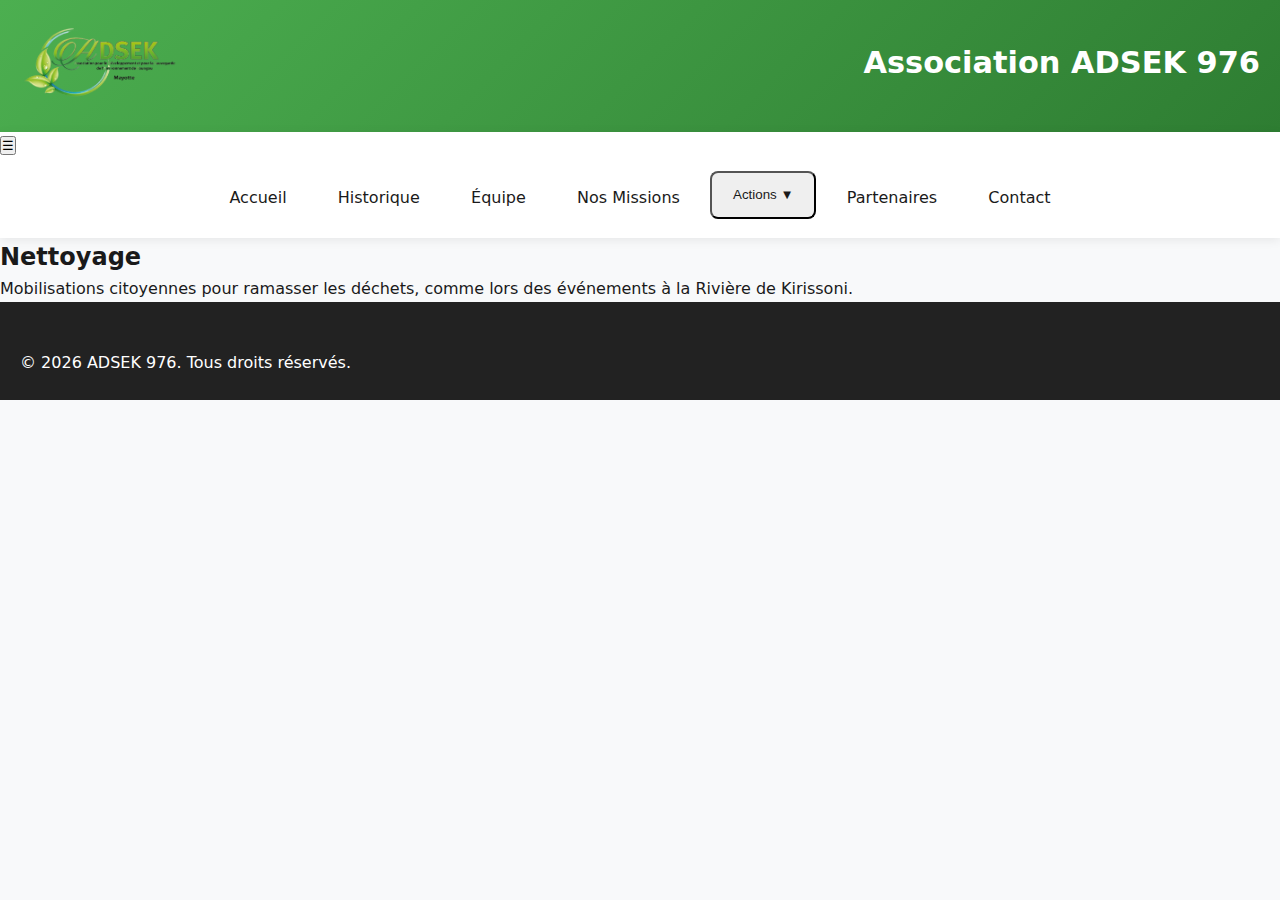
<file: nettoyage.html>
<!DOCTYPE html>
<html lang="fr">
<head>
    <meta charset="UTF-8">
    <meta name="viewport" content="width=device-width, initial-scale=1.0">
    <title>Nettoyage - ADSEK 976</title>
    <link rel="stylesheet" href="style.css">
</head>
<body>
    <header>
    <div class="header-content">
        <div class="logo-container">
            <img src="logo.png.png" alt="Logo ADSEK 976">
        </div>
        <div class="header-text">
            <h1>Association ADSEK 976</h1>
        </div>
    </div>
</header>
    
<nav>
    <div class="nav-container">
        <button class="hamburger" aria-label="Ouvrir le menu">☰</button>
        <ul>
            <li><a href="index.html">Accueil</a></li>
            <li><a href="historique.html">Historique</a></li>
            <li><a href="equipe.html">Équipe</a></li>
            <li><a href="missions.html">Nos Missions</a></li>
            <li class="dropdown">
                <button class="dropbtn">Actions ▼</button>
                <div class="dropdown-content">
                    <a href="actions.html">Toutes les Actions</a>
                    <a href="reboisement.html">Reboisement</a>
                    <a href="sensibilisation.html">Sensibilisation</a>
                    <a href="nettoyage.html">Nettoyage</a>
                </div>
            </li>
            <li><a href="partenaires.html">Partenaires</a></li>
            <li><a href="contact.html">Contact</a></li>
        </ul>
    </div>
</nav>
    
    <section>
        <h2>Nettoyage</h2>
        <p>Mobilisations citoyennes pour ramasser les déchets, comme lors des événements à la Rivière de Kirissoni.</p>
    </section>
    
    <footer>
        <p>&copy; 2026 ADSEK 976. Tous droits réservés.</p>
    </footer>
    
    <script src="script.js"></script>
    <script>
document.addEventListener('DOMContentLoaded', function() {
    const hamburger = document.querySelector('.hamburger');
    const navUl = document.querySelector('nav ul');

    hamburger.addEventListener('click', function() {
        navUl.classList.toggle('active');
    });

    // Ferme le menu après clic sur un lien
    document.querySelectorAll('nav a').forEach(link => {
        link.addEventListener('click', () => {
            navUl.classList.remove('active');
        });
    });
});
</script>
</body>
</html>
</file>
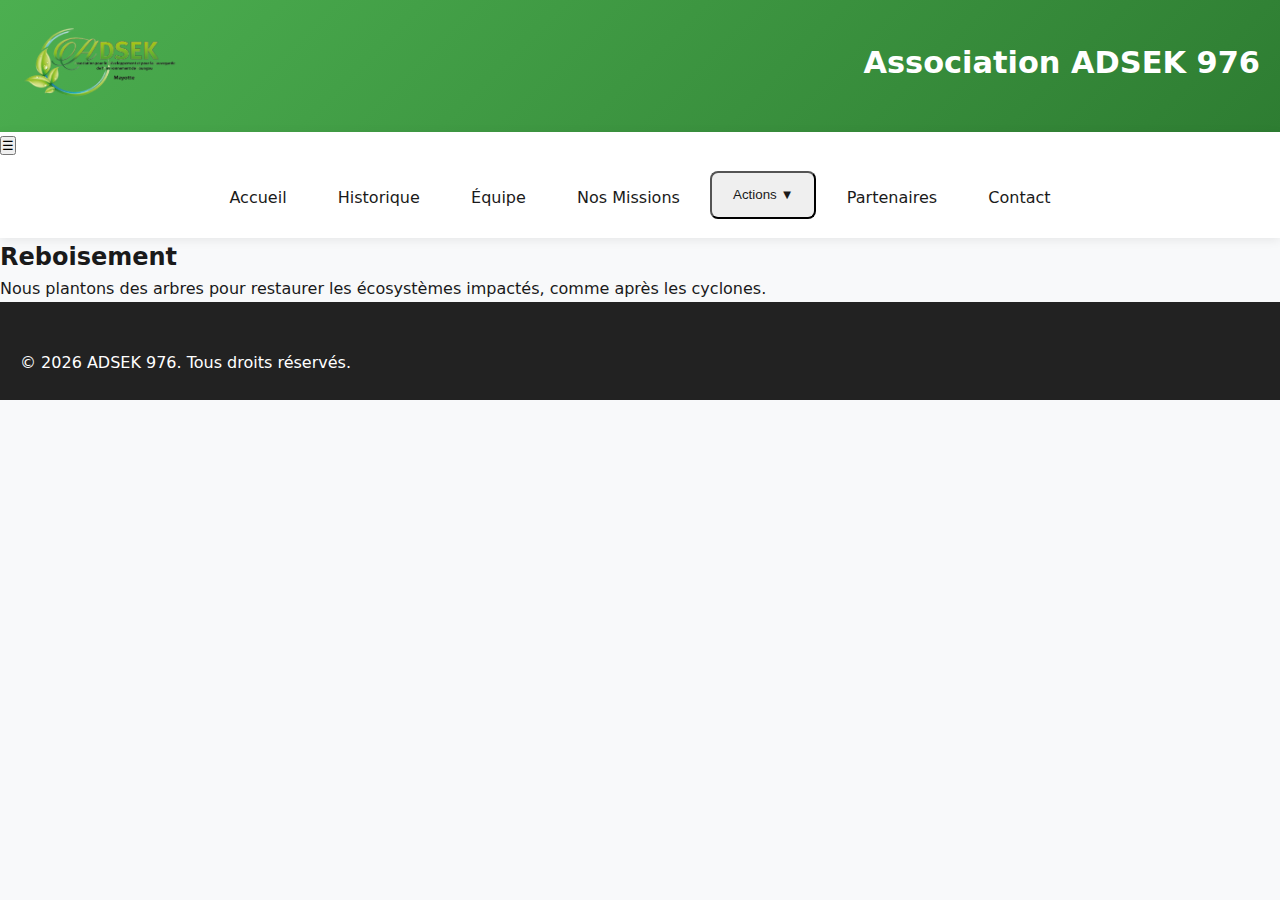
<file: reboisement.html>
<!DOCTYPE html>
<html lang="fr">
<head>
    <meta charset="UTF-8">
    <meta name="viewport" content="width=device-width, initial-scale=1.0">
    <title>Reboisement - ADSEK 976</title>
    <link rel="stylesheet" href="style.css">
</head>
<body>
    <header>
    <div class="header-content">
        <div class="logo-container">
            <img src="logo.png.png" alt="Logo ADSEK 976">
        </div>
        <div class="header-text">
            <h1>Association ADSEK 976</h1>
        </div>
    </div>
</header>
    
   <nav>
    <div class="nav-container">
        <button class="hamburger" aria-label="Ouvrir le menu">☰</button>
        <ul>
            <li><a href="index.html">Accueil</a></li>
            <li><a href="historique.html">Historique</a></li>
            <li><a href="equipe.html">Équipe</a></li>
            <li><a href="missions.html">Nos Missions</a></li>
            <li class="dropdown">
                <button class="dropbtn">Actions ▼</button>
                <div class="dropdown-content">
                    <a href="actions.html">Toutes les Actions</a>
                    <a href="reboisement.html">Reboisement</a>
                    <a href="sensibilisation.html">Sensibilisation</a>
                    <a href="nettoyage.html">Nettoyage</a>
                </div>
            </li>
            <li><a href="partenaires.html">Partenaires</a></li>
            <li><a href="contact.html">Contact</a></li>
        </ul>
    </div>
</nav>
    
    <section>
        <h2>Reboisement</h2>
        <p>Nous plantons des arbres pour restaurer les écosystèmes impactés, comme après les cyclones.</p>
    </section>
    
    <footer>
        <p>&copy; 2026 ADSEK 976. Tous droits réservés.</p>
    </footer>
    
    <script src="script.js"></script>
    <script>
document.addEventListener('DOMContentLoaded', function() {
    const hamburger = document.querySelector('.hamburger');
    const navUl = document.querySelector('nav ul');

    hamburger.addEventListener('click', function() {
        navUl.classList.toggle('active');
    });

    // Ferme le menu après clic sur un lien
    document.querySelectorAll('nav a').forEach(link => {
        link.addEventListener('click', () => {
            navUl.classList.remove('active');
        });
    });
});
</script>
</body>
</html>
</file>
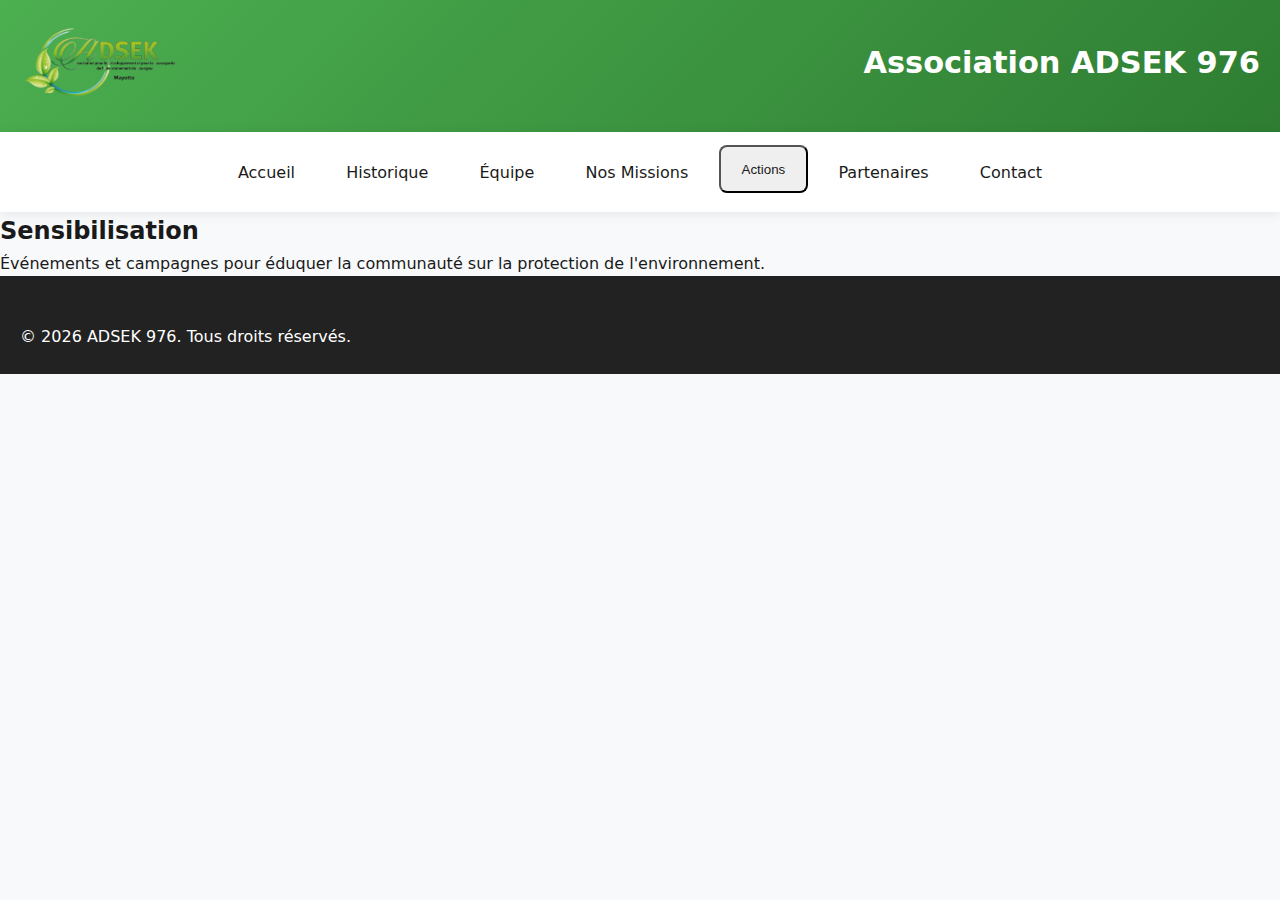
<file: sensibilisation.html>
<!DOCTYPE html>
<html lang="fr">
<head>
    <meta charset="UTF-8">
    <meta name="viewport" content="width=device-width, initial-scale=1.0">
    <title>Sensibilisation - ADSEK 976</title>
    <link rel="stylesheet" href="style.css">
</head>
<body>
    <header>
    <div class="header-content">
        <div class="logo-container">
            <img src="logo.png.png" alt="Logo ADSEK 976">
        </div>
        <div class="header-text">
            <h1>Association ADSEK 976</h1>
        </div>
    </div>
</header>
    
    <nav>
        <ul>
            <li><a href="index.html">Accueil</a></li>
            <li><a href="historique.html">Historique</a></li>
            <li><a href="equipe.html">Équipe</a></li>
            <li><a href="missions.html">Nos Missions</a></li>
            <li class="dropdown">
                <button class="dropbtn">Actions</button>
                <div class="dropdown-content">
                    <a href="actions.html">Toutes les Actions</a>
                    <a href="reboisement.html">Reboisement</a>
                    <a href="sensibilisation.html">Sensibilisation</a>
                    <a href="nettoyage.html">Nettoyage</a>
                </div>
            </li>
            <li><a href="partenaires.html">Partenaires</a></li>
            <li><a href="contact.html">Contact</a></li>
        </ul>
    </nav>
    
    <section>
        <h2>Sensibilisation</h2>
        <p>Événements et campagnes pour éduquer la communauté sur la protection de l'environnement.</p>
    </section>
    
    <footer>
        <p>&copy; 2026 ADSEK 976. Tous droits réservés.</p>
    </footer>
    
    <script src="script.js"></script>
</body>
</html>
</file>
<file: style.css>
/* style.css - Version responsive et optimisée - Janvier 2026 */

:root {
    --primary-color: #4CAF50;
    --primary-dark: #3d8b40;
    --secondary-color: #2E7D32;
    --light-green: #E8F5E9;
    --dark-text: #1a1a1a;
    --medium-text: #444;
    --light-text: #666;
    --white: #ffffff;
    --light-gray: #f8f9fa;
    --shadow: 0 4px 12px rgba(0,0,0,0.08);
    --shadow-hover: 0 12px 28px rgba(0,0,0,0.14);
    --border-radius: 12px;
    --transition: all 0.28s ease;
}

* {
    margin: 0;
    padding: 0;
    box-sizing: border-box;
}

body {
    font-family: system-ui, -apple-system, BlinkMacSystemFont, 'Segoe UI', Roboto, Oxygen, Ubuntu, Cantarell, sans-serif;
    line-height: 1.6;
    color: var(--dark-text);
    background-color: var(--light-gray);
}

/* ===================== HEADER & NAV ===================== */
header {
    background: linear-gradient(135deg, var(--primary-color), var(--secondary-color));
    color: white;
    padding: 1.4rem 0;
    box-shadow: 0 4px 14px rgba(0,0,0,0.12);
}

.header-content {
    max-width: 1280px;
    margin: 0 auto;
    padding: 0 20px;
    display: flex;
    align-items: center;
    justify-content: space-between;
    flex-wrap: wrap;
    gap: 1.5rem;
}

.logo-container img {
    max-height: 80px;
    width: auto;
}

.header-text h1 {
    font-size: 1.9rem;
    margin-bottom: 0.3rem;
}

.header-text p {
    font-size: 1.05rem;
    opacity: 0.92;
}

nav {
    background: white;
    box-shadow: 0 2px 10px rgba(0,0,0,0.08);
}

nav ul {
    display: flex;
    justify-content: center;
    flex-wrap: wrap;
    list-style: none;
    padding: 0.8rem 0;
    gap: 0.6rem;
}

nav a, .dropbtn {
    color: var(--dark-text);
    text-decoration: none;
    padding: 0.9rem 1.3rem;
    border-radius: 8px;
    font-weight: 500;
    transition: var(--transition);
    display: flex;
    align-items: center;
    gap: 0.5rem;
}

nav a:hover, .dropbtn:hover, nav .active {
    background: var(--light-green);
    color: var(--primary-color);
}

.dropdown-content {
    display: none;
    position: absolute;
    background: white;
    min-width: 220px;
    box-shadow: var(--shadow);
    border-radius: var(--border-radius);
    z-index: 100;
    margin-top: 8px;
}

.dropdown-content a {
    display: block;
    padding: 0.9rem 1.4rem;
    border-bottom: 1px solid #eee;
}

.dropdown-content a:last-child { border-bottom: none; }

/* ===================== MOBILE NAVIGATION ===================== */
@media (max-width: 820px) {
    .header-content {
        flex-direction: column;
        text-align: center;
    }

    nav ul {
        flex-direction: column;
        align-items: stretch;
        padding: 0;
    }

    nav li, nav .dropdown {
        width: 100%;
    }

    nav a, .dropbtn {
        padding: 1.2rem 1.6rem;
        border-radius: 0;
        border-bottom: 1px solid #eee;
        justify-content: flex-start;
    }

    .dropdown-content {
        position: static;
        box-shadow: none;
        background: #f9fafb;
    }

    .dropdown-content a {
        padding-left: 3rem;
    }

    .dropdown.open .dropdown-content {
        display: block;
    }
}

/* ===================== TIMELINE RESPONSIVE ===================== */
.timeline {
    position: relative;
    max-width: 1100px;
    margin: 3rem auto;
    padding: 2rem 20px;
}

.timeline::before {
    content: '';
    position: absolute;
    width: 4px;
    background: linear-gradient(to bottom, var(--primary-color), var(--secondary-color));
    top: 0;
    bottom: 0;
    left: 50%;
    transform: translateX(-50%);
}

.timeline-item {
    position: relative;
    margin: 4rem 0;
    width: 100%;
}

.timeline-content {
    position: relative;
    width: 46%;
    padding: 1.6rem;
    background: white;
    border-radius: var(--border-radius);
    box-shadow: var(--shadow);
    transition: var(--transition);
}

.timeline-item:nth-child(odd) .timeline-content { margin-left: auto; text-align: right; }
.timeline-item:nth-child(even) .timeline-content { margin-right: auto; }

.timeline-year, .timeline-icon {
    position: absolute;
    left: 50%;
    transform: translateX(-50%);
    background: white;
    border: 4px solid var(--primary-color);
    border-radius: 50%;
    width: 58px;
    height: 58px;
    display: flex;
    align-items: center;
    justify-content: center;
    z-index: 2;
}

.timeline-year {
    top: 50%;
    transform: translate(-50%, -50%);
    background: var(--primary-color);
    color: white;
    border: none;
    padding: 0.5rem 1rem;
    border-radius: 30px;
    font-size: 1.05rem;
    font-weight: bold;
    min-width: 80px;
}

/* Mobile Timeline */
@media (max-width: 900px) {
    .timeline::before { left: 38px; transform: none; }

    .timeline-content {
        width: calc(100% - 100px) !important;
        margin-left: 100px !important;
        text-align: left !important;
    }

    .timeline-year, .timeline-icon {
        left: 38px !important;
        transform: translateX(-50%) translateY(-50%) !important;
    }

    .timeline-year {
        left: 5px !important;
        transform: translateY(-50%) !important;
        min-width: 70px;
    }

    .timeline-item:nth-child(odd) .timeline-content,
    .timeline-item:nth-child(even) .timeline-content {
        margin-left: 100px !important;
    }
}

@media (max-width: 480px) {
    .timeline::before { left: 30px; }
    .timeline-content { margin-left: 85px !important; }
    .timeline-icon { left: 30px !important; }
}

/* ===================== GRILLES RESPONSIVES ===================== */
.grid-container, .values-container, .founders-grid, .team-grid, .partners-grid, .actions-grid {
    display: grid;
    grid-template-columns: repeat(auto-fit, minmax(300px, 1fr));
    gap: 2rem;
    padding: 0 20px;
}

@media (max-width: 600px) {
    .grid-container, .values-container, .founders-grid, .team-grid, .partners-grid, .actions-grid {
        grid-template-columns: 1fr;
    }
}

/* ===================== AUTRES ÉLÉMENTS ===================== */
main {
    max-width: 1280px;
    margin: 0 auto;
    padding: 2rem 20px;
}

.section-header {
    text-align: center;
    margin: 0 auto 3rem;
    max-width: 800px;
}

.section-header h2, .section-header h3 {
    color: var(--secondary-color);
    margin-bottom: 1rem;
}

.btn {
    display: inline-block;
    padding: 0.9rem 1.8rem;
    background: var(--primary-color);
    color: white;
    border-radius: 8px;
    text-decoration: none;
    font-weight: 600;
    transition: var(--transition);
}

.btn:hover {
    background: var(--primary-dark);
    transform: translateY(-2px);
}

footer {
    background: #222;
    color: white;
    padding: 3rem 20px 1.5rem;
}

.footer-content {
    max-width: 1280px;
    margin: 0 auto;
    display: grid;
    grid-template-columns: repeat(auto-fit, minmax(280px, 1fr));
    gap: 2.5rem;
}
</file>
